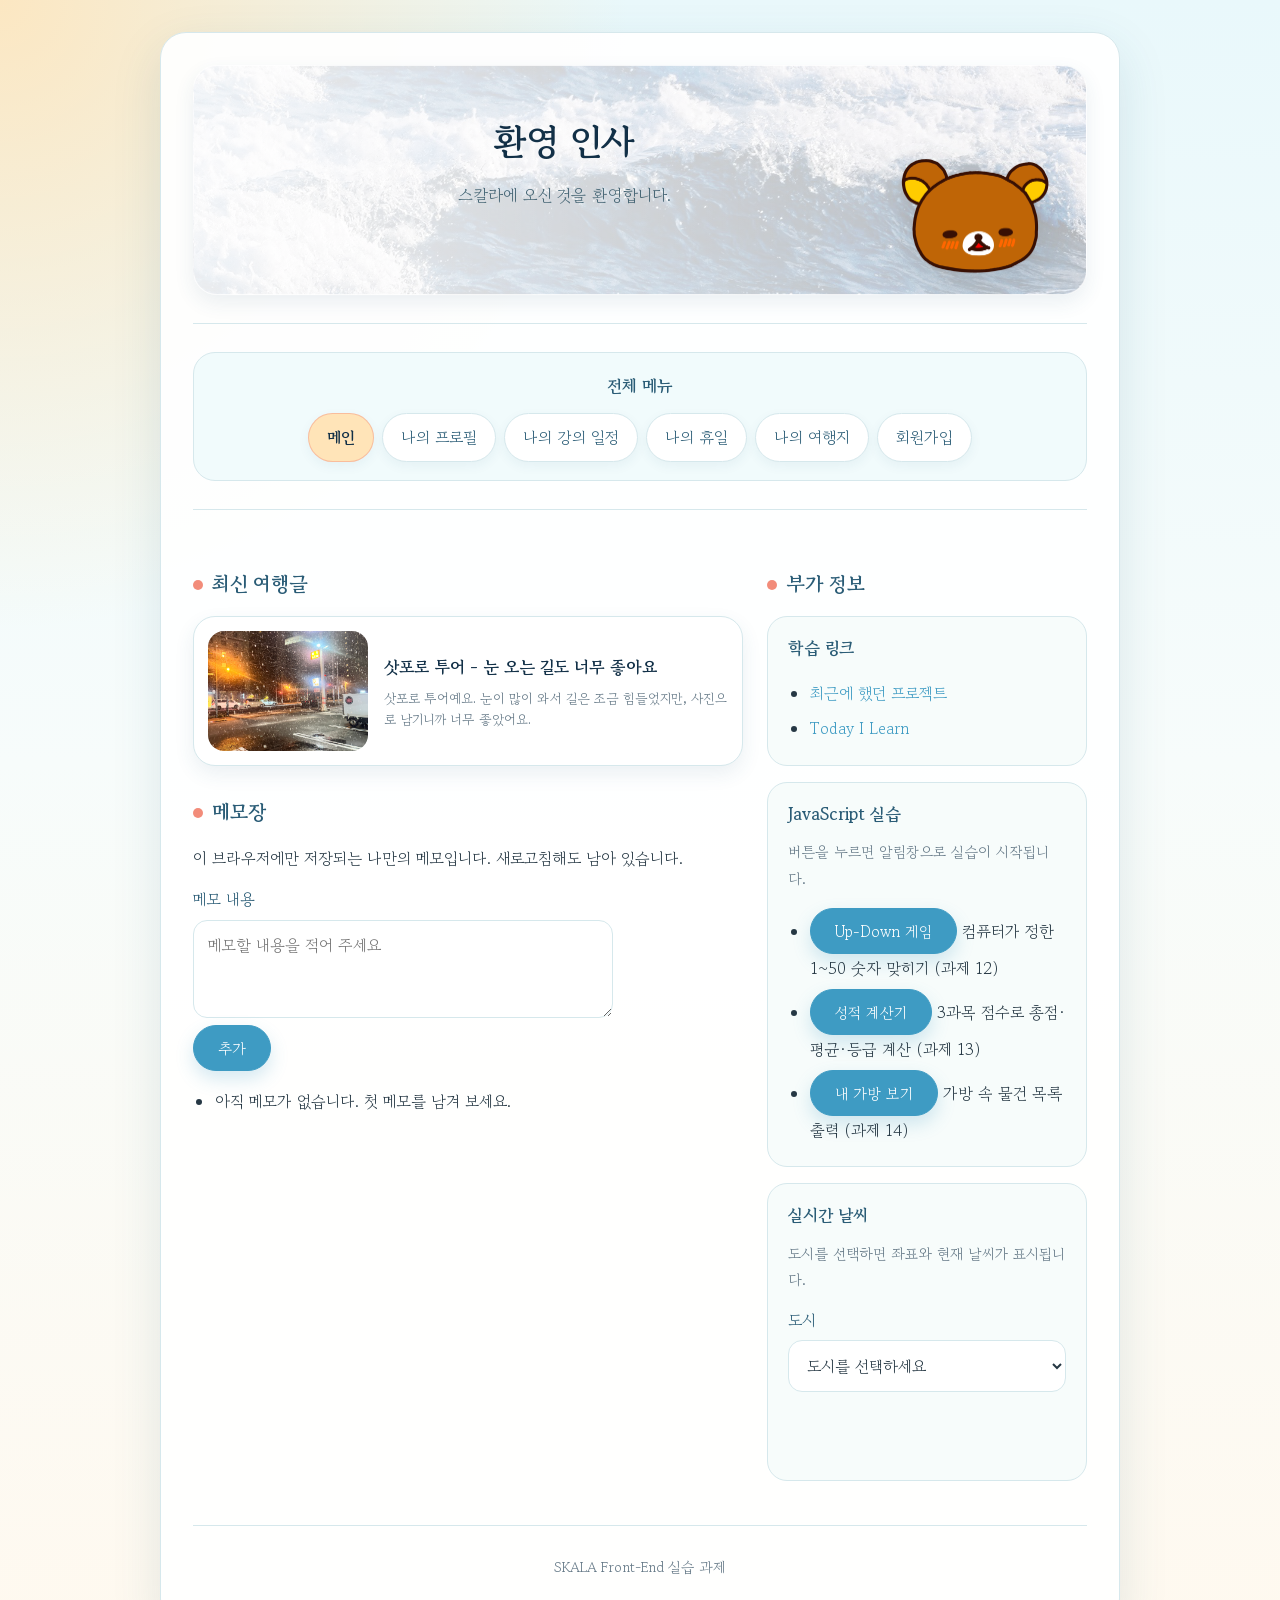
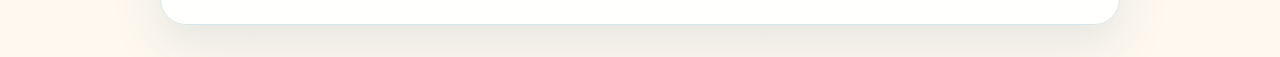
<file: html/index.html>
<!DOCTYPE html>

<html lang="ko">

<head>
  <meta charset="UTF-8" />

  <meta name="viewport" content="width=device-width, initial-scale=1.0" />

  <title>Welcome SKALA</title>

  <!-- link: 외부 CSS 파일을 이 문서에 연결합니다. (과제 9 요구사항) -->
  <link rel="stylesheet" href="../css/style.css" />
</head>

<body>
  <!-- div class="container": 모든 콘텐츠를 감싸는 상자입니다. (과제 10 요구사항) -->
  <!-- CSS에서 max-width와 margin: 0 auto로 화면 가운데에 오도록 했습니다. -->
  <div class="container">

    <header class="home-header">
      <img
        class="header-character"
        src="../assets/images/character.png"
        alt=""
      />
      <h1>환영 인사</h1>

      <p>스칼라에 오신 것을 환영합니다.</p>
    </header>

    <hr />

    <nav id="site-nav">
      <h2>전체 메뉴</h2>

      <ul>
        <li><span aria-current="page">메인</span></li>
        <li><a href="myProfile.html">나의 프로필</a></li>
        <li><a href="myClass.html">나의 강의 일정</a></li>
        <li><a href="myHoliday.html">나의 휴일</a></li>
        <li><a href="myTrip.html">나의 여행지</a></li>
        <li><a href="signUp.html">회원가입</a></li>
      </ul>
    </nav>

    <hr />

    <div class="content-layout">
      <main>

      <section class="latest-trip">
        <h2>최신 여행글</h2>

        <a class="latest-trip-card" href="myTrip.html">
          <img src="../media/KakaoTalk_20260717_093824488.jpg" alt="삿포로 투어 중 눈이 쌓인 풍경" />

          <span>
            <strong>삿포로 투어 - 눈 오는 길도 너무 좋아요</strong>
            <small>삿포로 투어예요. 눈이 많이 와서 길은 조금 힘들었지만, 사진으로 남기니까 너무 좋았어요.</small>
          </span>
        </a>
      </section>

      <!-- section: 메모장 하나로 묶이는 내용 덩어리입니다. -->
      <section>
        <h2>메모장</h2>
        <p>이 브라우저에만 저장되는 나만의 메모입니다. 새로고침해도 남아 있습니다.</p>

        <form id="memo-form">
          <label for="memo-text">메모 내용</label>

          <br />

          <textarea id="memo-text" rows="3" cols="40" placeholder="메모할 내용을 적어 주세요" required maxlength="200"></textarea>

          <br />

          <button type="submit">추가</button>
        </form>

        <ul id="memo-list"></ul>
      </section>

      </main>

      <aside>
        <h2>부가 정보</h2>

        <section>
          <h3>학습 링크</h3>
          <ul>
            <!-- rel="noopener": 새 탭이 원래 페이지를 건드리지 못하게 막는 보안 설정입니다. -->
            <li><a href="https://github.com/so0126/tripflow-ai" target="_blank" rel="noopener">최근에 했던 프로젝트</a></li>
            <li><a href="https://so0126.github.io/til/" target="_blank" rel="noopener">Today I Learn</a></li>
          </ul>
        </section>

        <section>
          <h3>JavaScript 실습</h3>
          <p>버튼을 누르면 알림창으로 실습이 시작됩니다.</p>

          <ul>
            <li>
              <button type="button" onclick="startUpDown()">Up-Down 게임</button>
              컴퓨터가 정한 1~50 숫자 맞히기 (과제 12)
            </li>

            <li>
              <button type="button" onclick="calculateGrade()">성적 계산기</button>
              3과목 점수로 총점·평균·등급 계산 (과제 13)
            </li>

            <li>
              <button type="button" onclick="showMyBag()">내 가방 보기</button>
              가방 속 물건 목록 출력 (과제 14)
            </li>
          </ul>
        </section>

        <section>
          <h3>실시간 날씨</h3>
          <p>도시를 선택하면 좌표와 현재 날씨가 표시됩니다.</p>

          <label for="city-select">도시</label>
          <select id="city-select">
            <option value="">도시를 선택하세요</option>
            <option data-lat="37.5665" data-lon="126.9780">서울</option>
            <option data-lat="37.4563" data-lon="126.7052">인천</option>
            <option data-lat="36.3504" data-lon="127.3845">대전</option>
            <option data-lat="35.8714" data-lon="128.6014">대구</option>
            <option data-lat="35.1595" data-lon="126.8526">광주</option>
            <option data-lat="35.1796" data-lon="129.0756">부산</option>
            <option data-lat="37.7519" data-lon="128.8761">강릉</option>
            <option data-lat="33.4996" data-lon="126.5312">제주</option>
          </select>

          <div id="weather-box"></div>
        </section>
      </aside>
    </div>

    <hr />

    <footer>
      <p>SKALA Front-End 실습 과제</p>
    </footer>

    <script src="../script/nav.js"></script>

    <script src="../script/memo.js"></script>

    <script src="../script/upDown.js"></script>
    <script src="../script/grade.js"></script>
    <script src="../script/bag.js"></script>

    <script type="module" src="../script/realtimeInfo.js"></script>

  </div>

</body>
</html>
</file>
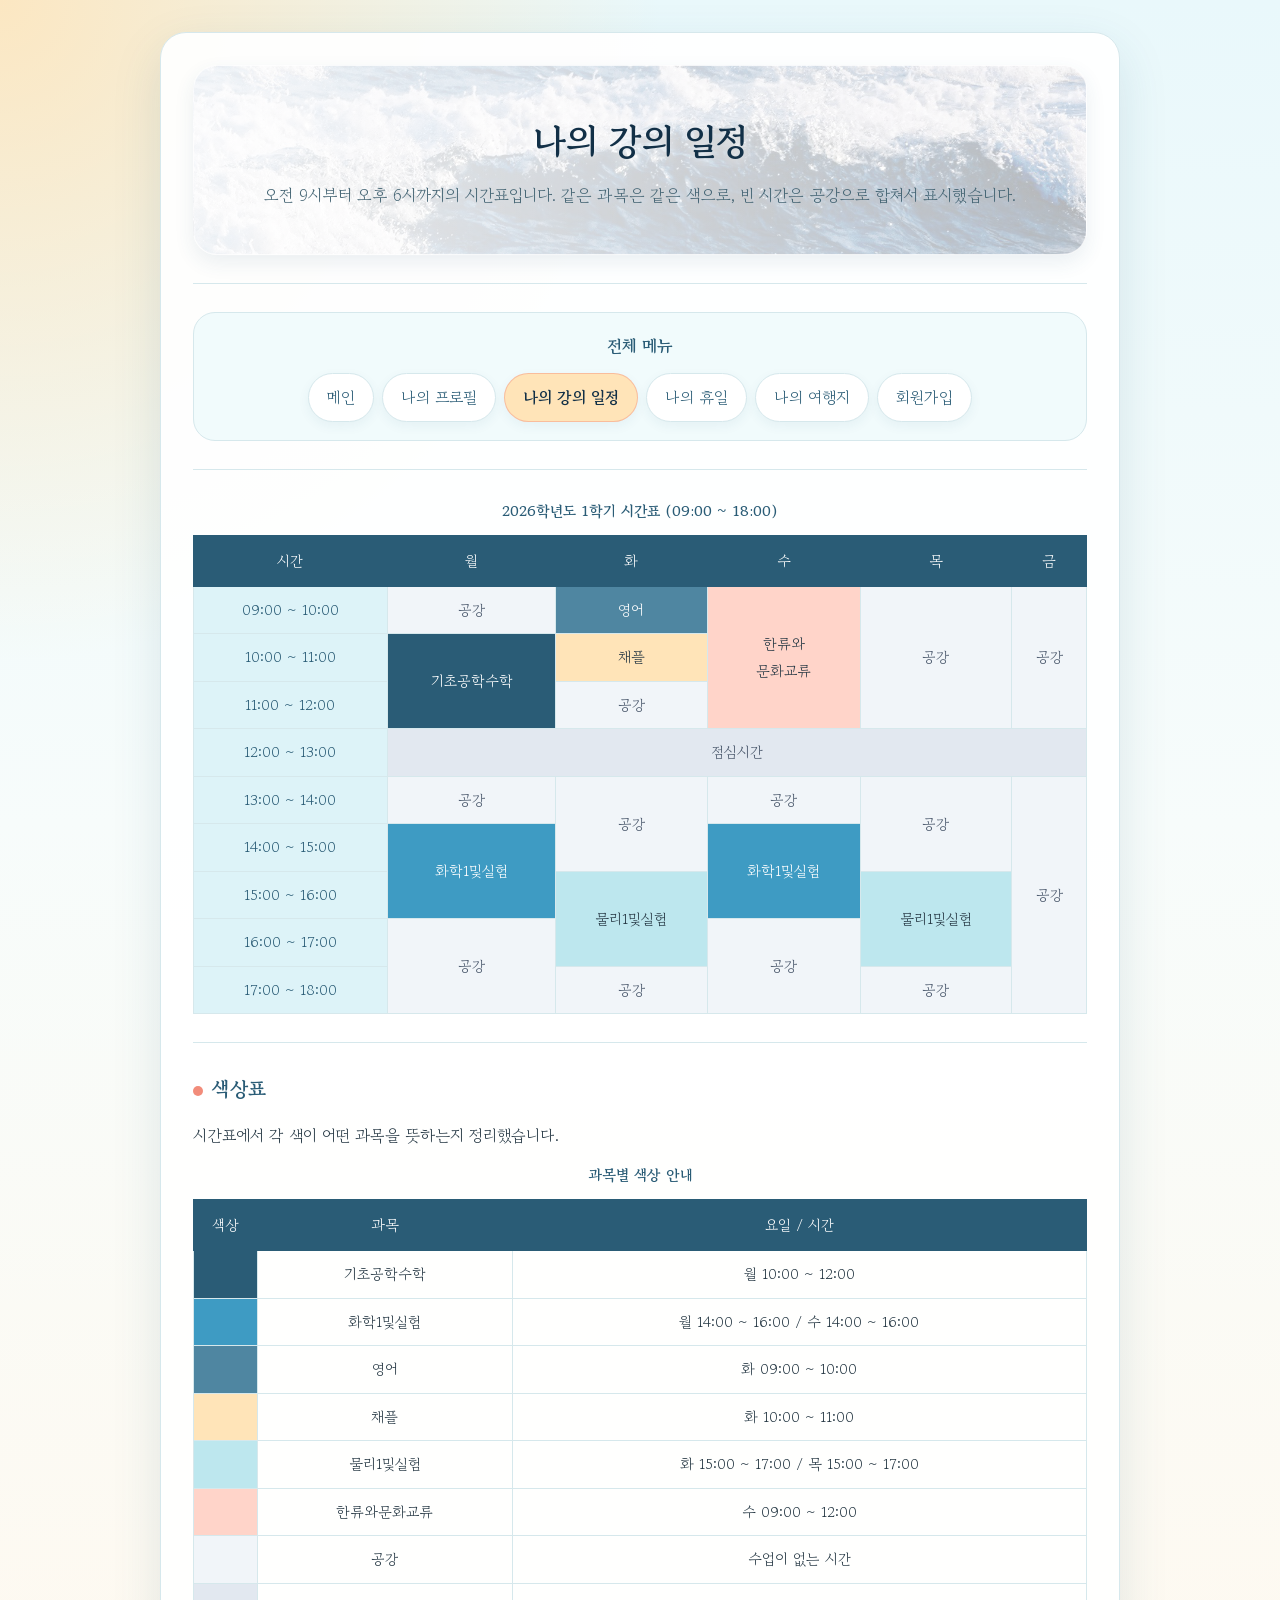
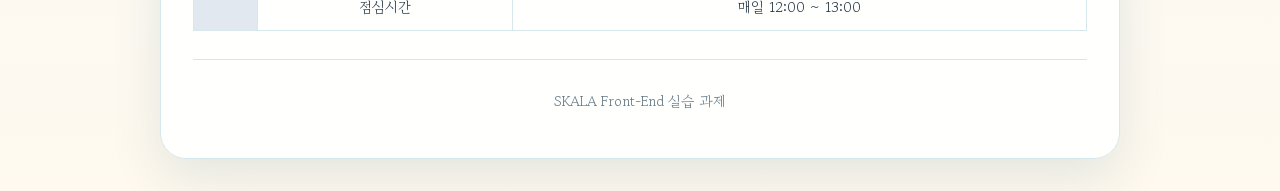
<file: html/myClass.html>
<!DOCTYPE html>
<html lang="ko">

<head>
  <meta charset="UTF-8" />
  <meta name="viewport" content="width=device-width, initial-scale=1.0" />
  <title>나의 강의 일정</title>

  <!-- link: 외부 CSS 파일을 이 문서에 연결합니다. (과제 9 요구사항) -->
  <link rel="stylesheet" href="../css/style.css" />
</head>

<body>

  <!-- div class="container": 모든 콘텐츠를 감싸는 상자입니다. (과제 10 요구사항) -->
  <!-- CSS에서 max-width와 margin: 0 auto로 화면 가운데에 오도록 했습니다. -->
  <div class="container">

    <header>
      <h1>나의 강의 일정</h1>
      <p>오전 9시부터 오후 6시까지의 시간표입니다. 같은 과목은 같은 색으로, 빈 시간은 공강으로 합쳐서 표시했습니다.</p>
    </header>

    <hr />

    <div id="site-nav"></div>

    <hr />

    <main>



      <table>

        <caption>2026학년도 1학기 시간표 (09:00 ~ 18:00)</caption>


        <thead>
          <tr>
            <th>시간</th>
            <th>월</th>
            <th>화</th>
            <th>수</th>
            <th>목</th>
            <th>금</th>
          </tr>
        </thead>

        <tbody>

          <!-- ── 09:00 ~ 10:00 ─────────────────────────────────────────── -->
          <!-- rowspan="3": 세로로 칸 3개를 합칩니다. 수요일 한류와문화교류는 9~12시 3시간 수업입니다. -->
          <tr>
            <th>09:00 ~ 10:00</th>
            <td class="empty">공강</td>
            <td class="subject-eng">영어</td>
            <td class="subject-culture" rowspan="3">한류와<br />문화교류</td>
            <td class="empty" rowspan="3">공강</td>
            <td class="empty" rowspan="3">공강</td>
          </tr>

          <!-- ── 10:00 ~ 11:00 ─────────────────────────────────────────── -->
          <!-- 수/목/금 칸은 위 행에서 rowspan="3"으로 이미 내려와 있어 여기서는 적지 않습니다. -->
          <tr>
            <th>10:00 ~ 11:00</th>
            <!-- rowspan="2": 월요일 기초공학수학은 10~12시 2시간 수업이라 세로 2칸을 합칩니다. -->
            <td class="subject-math" rowspan="2">기초공학수학</td>
            <td class="subject-chapel">채플</td>
          </tr>

          <!-- ── 11:00 ~ 12:00 ─────────────────────────────────────────── -->
          <!-- 월요일 칸은 위에서 rowspan="2"로 내려온 상태라 적지 않습니다. -->
          <tr>
            <th>11:00 ~ 12:00</th>
            <td class="empty">공강</td>
          </tr>

          <!-- ── 12:00 ~ 13:00 (점심시간) ──────────────────────────────── -->
          <!-- colspan="5": 가로로 칸 5개를 합칩니다. 점심시간은 모든 요일이 같으므로 한 칸으로 표현합니다. (과제 3 요구사항) -->
          <tr>
            <th>12:00 ~ 13:00</th>
            <td class="lunch" colspan="5">점심시간</td>
          </tr>

          <!-- ── 13:00 ~ 14:00 ─────────────────────────────────────────── -->
          <!-- 점심시간 행이 가로로 다 막고 있어서, 오전의 rowspan은 여기까지 이어질 수 없습니다. -->
          <!-- 그래서 오후 일정은 이 행에서 새로 시작합니다. -->
          <tr>
            <th>13:00 ~ 14:00</th>
            <td class="empty">공강</td>
            <!-- rowspan="2": 화요일은 13~15시가 비어 있어 공강 2칸을 하나로 합칩니다. -->
            <td class="empty" rowspan="2">공강</td>
            <td class="empty">공강</td>
            <td class="empty" rowspan="2">공강</td>
            <!-- rowspan="5": 금요일은 오후 내내(13~18시) 수업이 없어 5칸을 통째로 합칩니다. -->
            <td class="empty" rowspan="5">공강</td>
          </tr>

          <!-- ── 14:00 ~ 15:00 ─────────────────────────────────────────── -->
          <!-- 화학1및실험은 월요일과 수요일에 모두 있으므로 같은 class(subject-chem)를 씁니다. -->
          <tr>
            <th>14:00 ~ 15:00</th>
            <td class="subject-chem" rowspan="2">화학1및실험</td>
            <td class="subject-chem" rowspan="2">화학1및실험</td>
          </tr>

          <!-- ── 15:00 ~ 16:00 ─────────────────────────────────────────── -->
          <!-- 물리1및실험도 화요일과 목요일에 모두 있으므로 같은 class(subject-phys)를 씁니다. -->
          <tr>
            <th>15:00 ~ 16:00</th>
            <td class="subject-phys" rowspan="2">물리1및실험</td>
            <td class="subject-phys" rowspan="2">물리1및실험</td>
          </tr>

          <!-- ── 16:00 ~ 17:00 ─────────────────────────────────────────── -->
          <tr>
            <th>16:00 ~ 17:00</th>
            <td class="empty" rowspan="2">공강</td>
            <td class="empty" rowspan="2">공강</td>
          </tr>

          <!-- ── 17:00 ~ 18:00 ─────────────────────────────────────────── -->
          <tr>
            <th>17:00 ~ 18:00</th>
            <td class="empty">공강</td>
            <td class="empty">공강</td>
          </tr>

        </tbody>
      </table>

      <hr />

      <!-- section: 시간표를 보조하는 색상 안내 영역입니다. -->
      <section>
        <h2>색상표</h2>
        <p>시간표에서 각 색이 어떤 과목을 뜻하는지 정리했습니다.</p>

        <table>
          <caption>과목별 색상 안내</caption>

          <thead>
            <tr>
              <th>색상</th>
              <th>과목</th>
              <th>요일 / 시간</th>
            </tr>
          </thead>

          <tbody>
            <tr>
              <!-- class를 두 개 띄어쓰기로 적으면 둘 다 적용됩니다. -->
              <!-- swatch는 칸 너비를, subject-math는 색을 담당합니다. -->
              <td class="swatch subject-math">&nbsp;</td>
              <td>기초공학수학</td>
              <td>월 10:00 ~ 12:00</td>
            </tr>
            <tr>
              <td class="swatch subject-chem">&nbsp;</td>
              <td>화학1및실험</td>
              <td>월 14:00 ~ 16:00 / 수 14:00 ~ 16:00</td>
            </tr>
            <tr>
              <td class="swatch subject-eng">&nbsp;</td>
              <td>영어</td>
              <td>화 09:00 ~ 10:00</td>
            </tr>
            <tr>
              <td class="swatch subject-chapel">&nbsp;</td>
              <td>채플</td>
              <td>화 10:00 ~ 11:00</td>
            </tr>
            <tr>
              <td class="swatch subject-phys">&nbsp;</td>
              <td>물리1및실험</td>
              <td>화 15:00 ~ 17:00 / 목 15:00 ~ 17:00</td>
            </tr>
            <tr>
              <td class="swatch subject-culture">&nbsp;</td>
              <td>한류와문화교류</td>
              <td>수 09:00 ~ 12:00</td>
            </tr>
            <tr>
              <td class="swatch empty">&nbsp;</td>
              <td>공강</td>
              <td>수업이 없는 시간</td>
            </tr>
            <tr>
              <td class="swatch lunch">&nbsp;</td>
              <td>점심시간</td>
              <td>매일 12:00 ~ 13:00</td>
            </tr>
          </tbody>
        </table>
      </section>

    </main>

    <hr />

    <footer>
      <p>SKALA Front-End 실습 과제</p>
    </footer>

  </div>

  <script src="../script/nav.js"></script>

</body>
</html>
</file>
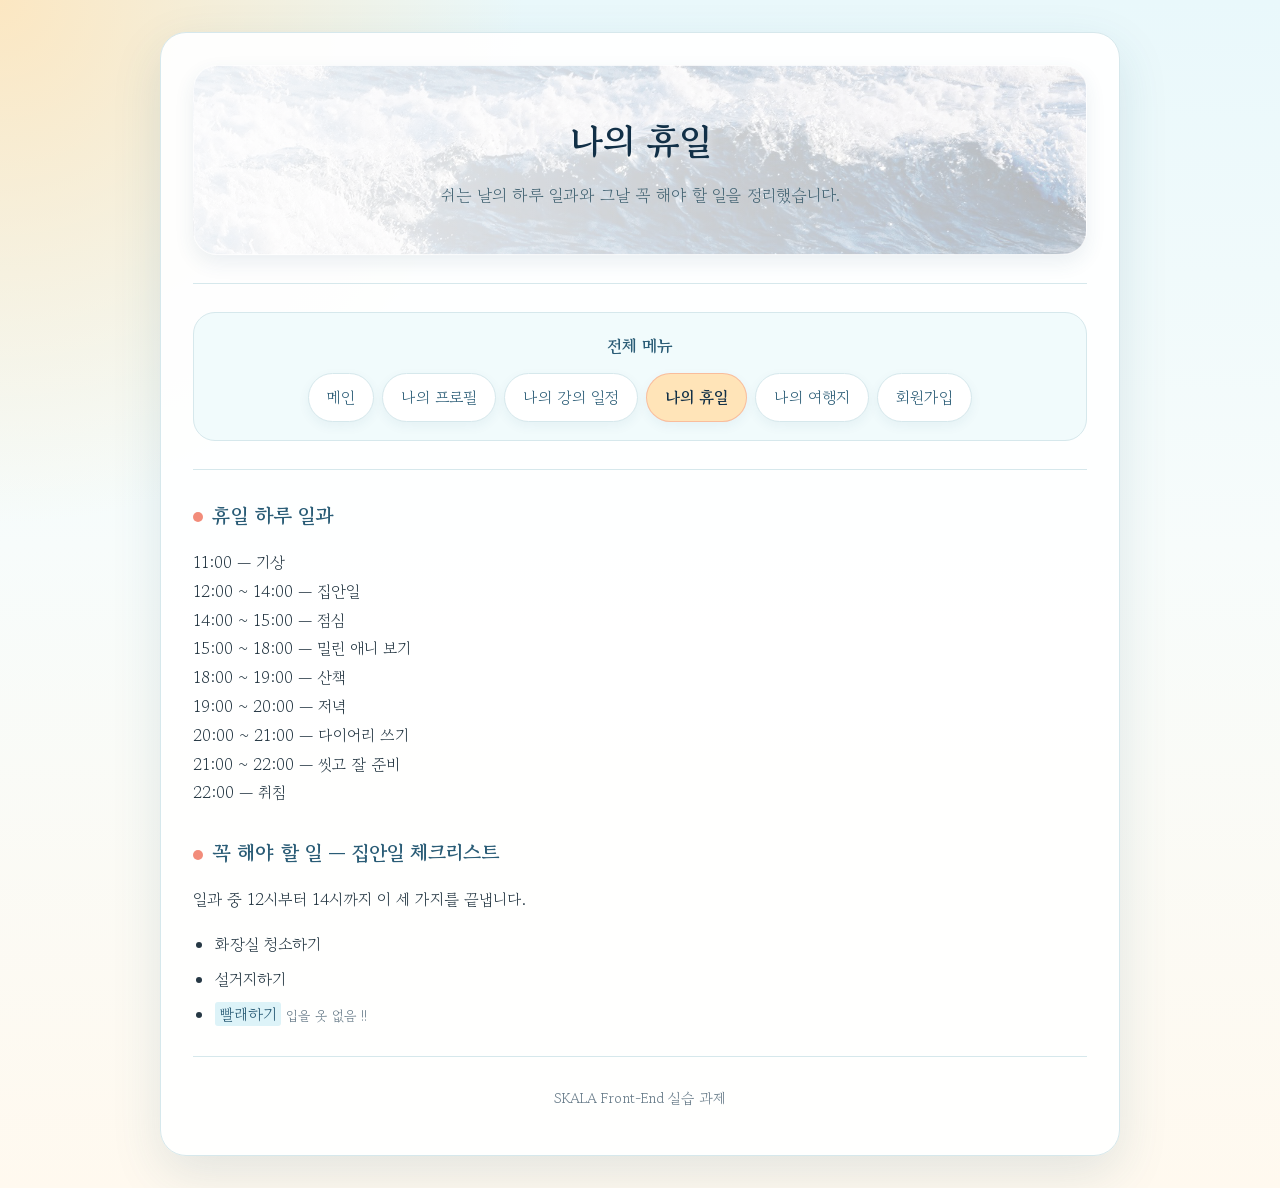
<file: html/myHoliday.html>
<!DOCTYPE html>
<html lang="ko">

<head>
  <meta charset="UTF-8" />
  <meta name="viewport" content="width=device-width, initial-scale=1.0" />
  <title>나의 휴일</title>

  <!-- link: 외부 CSS 파일을 이 문서에 연결합니다. (과제 9 요구사항) -->
  <link rel="stylesheet" href="../css/style.css" />
</head>

<body>
  <!-- div class="container": 모든 콘텐츠를 감싸는 상자입니다. (과제 10 요구사항) -->
  <!-- CSS에서 max-width와 margin: 0 auto로 화면 가운데에 오도록 했습니다. -->
  <div class="container">

    <header>
      <h1>나의 휴일</h1>
      <p>쉬는 날의 하루 일과와 그날 꼭 해야 할 일을 정리했습니다.</p>
    </header>

    <hr />

    <div id="site-nav"></div>

    <hr />

    <main>

      <section>
        <h2>휴일 하루 일과</h2>

        <p>
          11:00 &mdash; 기상<br />
          12:00 ~ 14:00 &mdash; 집안일<br />
          14:00 ~ 15:00 &mdash; 점심<br />
          15:00 ~ 18:00 &mdash; 밀린 애니 보기<br />
          18:00 ~ 19:00 &mdash; 산책<br />
          19:00 ~ 20:00 &mdash; 저녁<br />
          20:00 ~ 21:00 &mdash; 다이어리 쓰기<br />
          21:00 ~ 22:00 &mdash; 씻고 잘 준비<br />
          22:00 &mdash; 취침
        </p>
      </section>

      <section>
        <h2>꼭 해야 할 일 &mdash; 집안일 체크리스트</h2>

        <p>일과 중 12시부터 14시까지 이 세 가지를 끝냅니다.</p>

        <ul>
          <li>화장실 청소하기</li>
          <li>설거지하기</li>

          <li><mark>빨래하기</mark> <small>입을 옷 없음 !!</small></li>
        </ul>
      </section>

    </main>

    <hr />

    <footer>
      <p>SKALA Front-End 실습 과제</p>
    </footer>

  </div>

  <script src="../script/nav.js"></script>

</body>
</html>
</file>
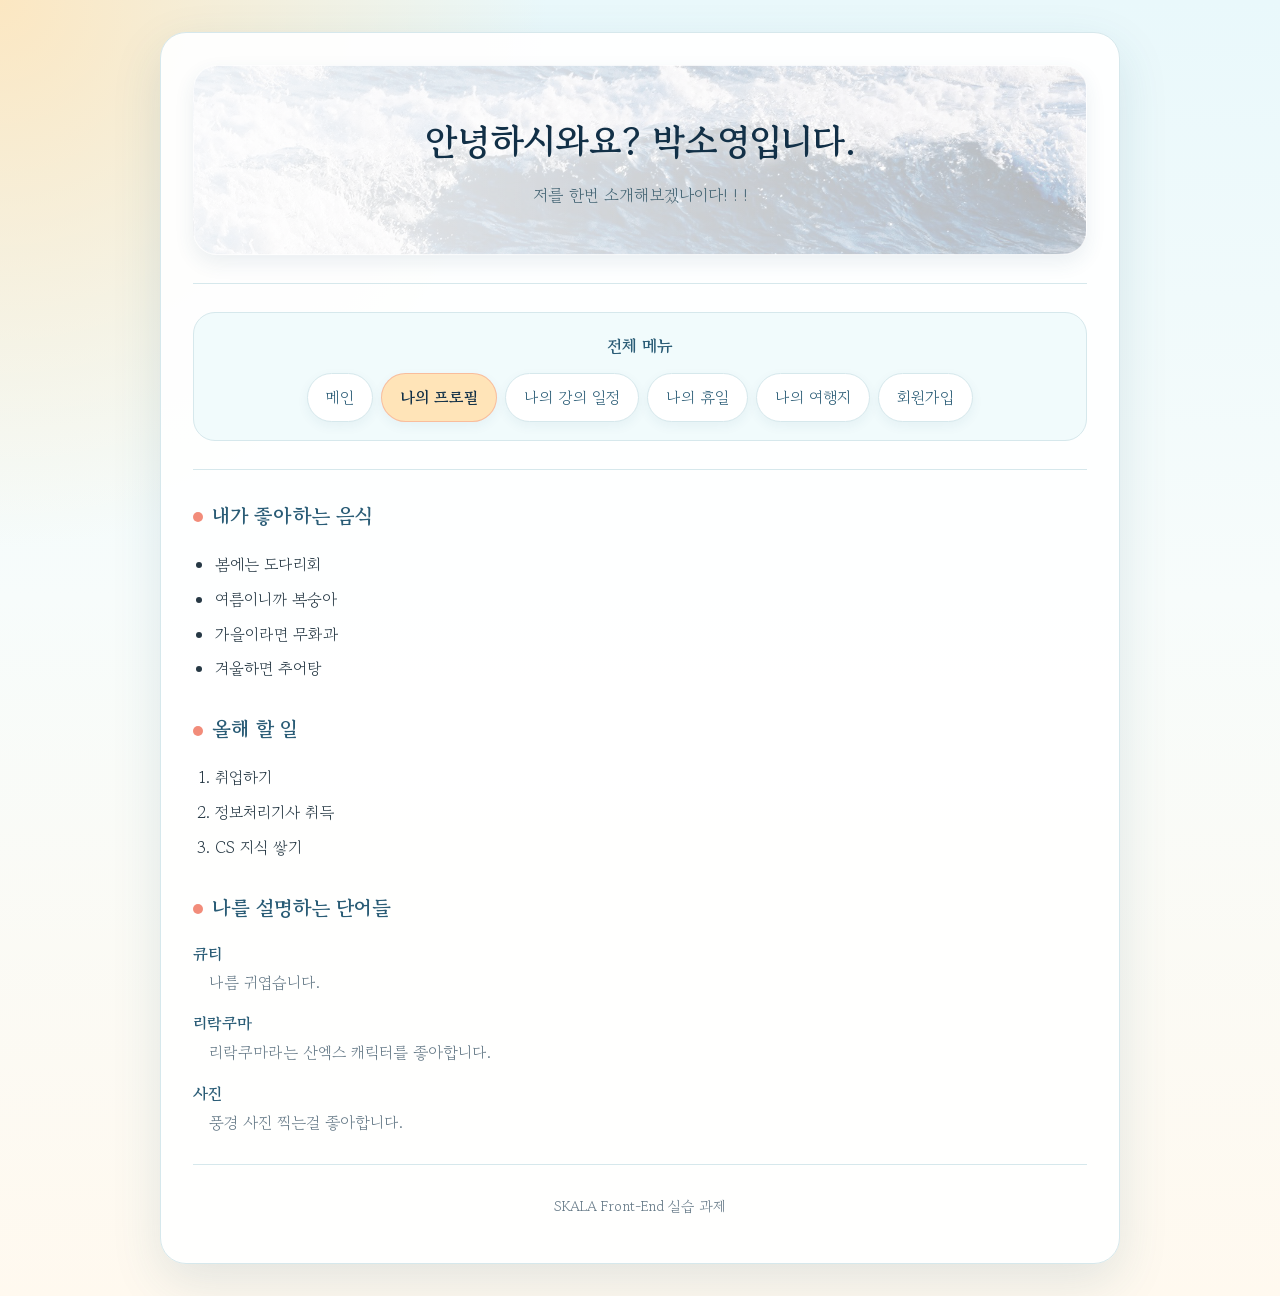
<file: html/myProfile.html>
<!DOCTYPE html>
<html lang="ko">

<head>
  <meta charset="UTF-8" />
  <meta name="viewport" content="width=device-width, initial-scale=1.0" />
  <title>나의 소개</title>

  <!-- link: 외부 CSS 파일을 이 문서에 연결합니다. (과제 9 요구사항) -->
  <link rel="stylesheet" href="../css/style.css" />
</head>

<body>
  <!-- div class="container": 모든 콘텐츠를 감싸는 상자입니다. (과제 10 요구사항) -->
  <!-- CSS에서 max-width와 margin: 0 auto로 화면 가운데에 오도록 했습니다. -->
  <div class="container">

    <header>
      <h1>안녕하시와요? 박소영입니다.</h1>
      <p>저를 한번 소개해보겠나이다! ! !</p>
    </header>

    <hr />

    <div id="site-nav"></div>

    <hr />

    <main>

      <section>
        <h2>내가 좋아하는 음식</h2>

        <ul>
          <li>봄에는 도다리회</li>
          <li>여름이니까 복숭아</li>
          <li>가을이라면 무화과</li>
          <li>겨울하면 추어탕</li>
        </ul>
      </section>

      <section>
        <h2>올해 할 일</h2>

        <ol>
          <li>취업하기</li>
          <li>정보처리기사 취득</li>
          <li>CS 지식 쌓기</li>
        </ol>
      </section>

      <section>
        <h2>나를 설명하는 단어들</h2>

        <dl>
          <dt>큐티</dt>
          <dd>나름 귀엽습니다.</dd>

          <dt>리락쿠마</dt>
          <dd>리락쿠마라는 산엑스 캐릭터를 좋아합니다.</dd>

          <dt>사진</dt>
          <dd>풍경 사진 찍는걸 좋아합니다.</dd>

        </dl>
      </section>

    </main>

    <hr />

    <footer>
      <p>SKALA Front-End 실습 과제</p>
    </footer>

  </div>

  <script src="../script/nav.js"></script>

</body>
</html>
</file>
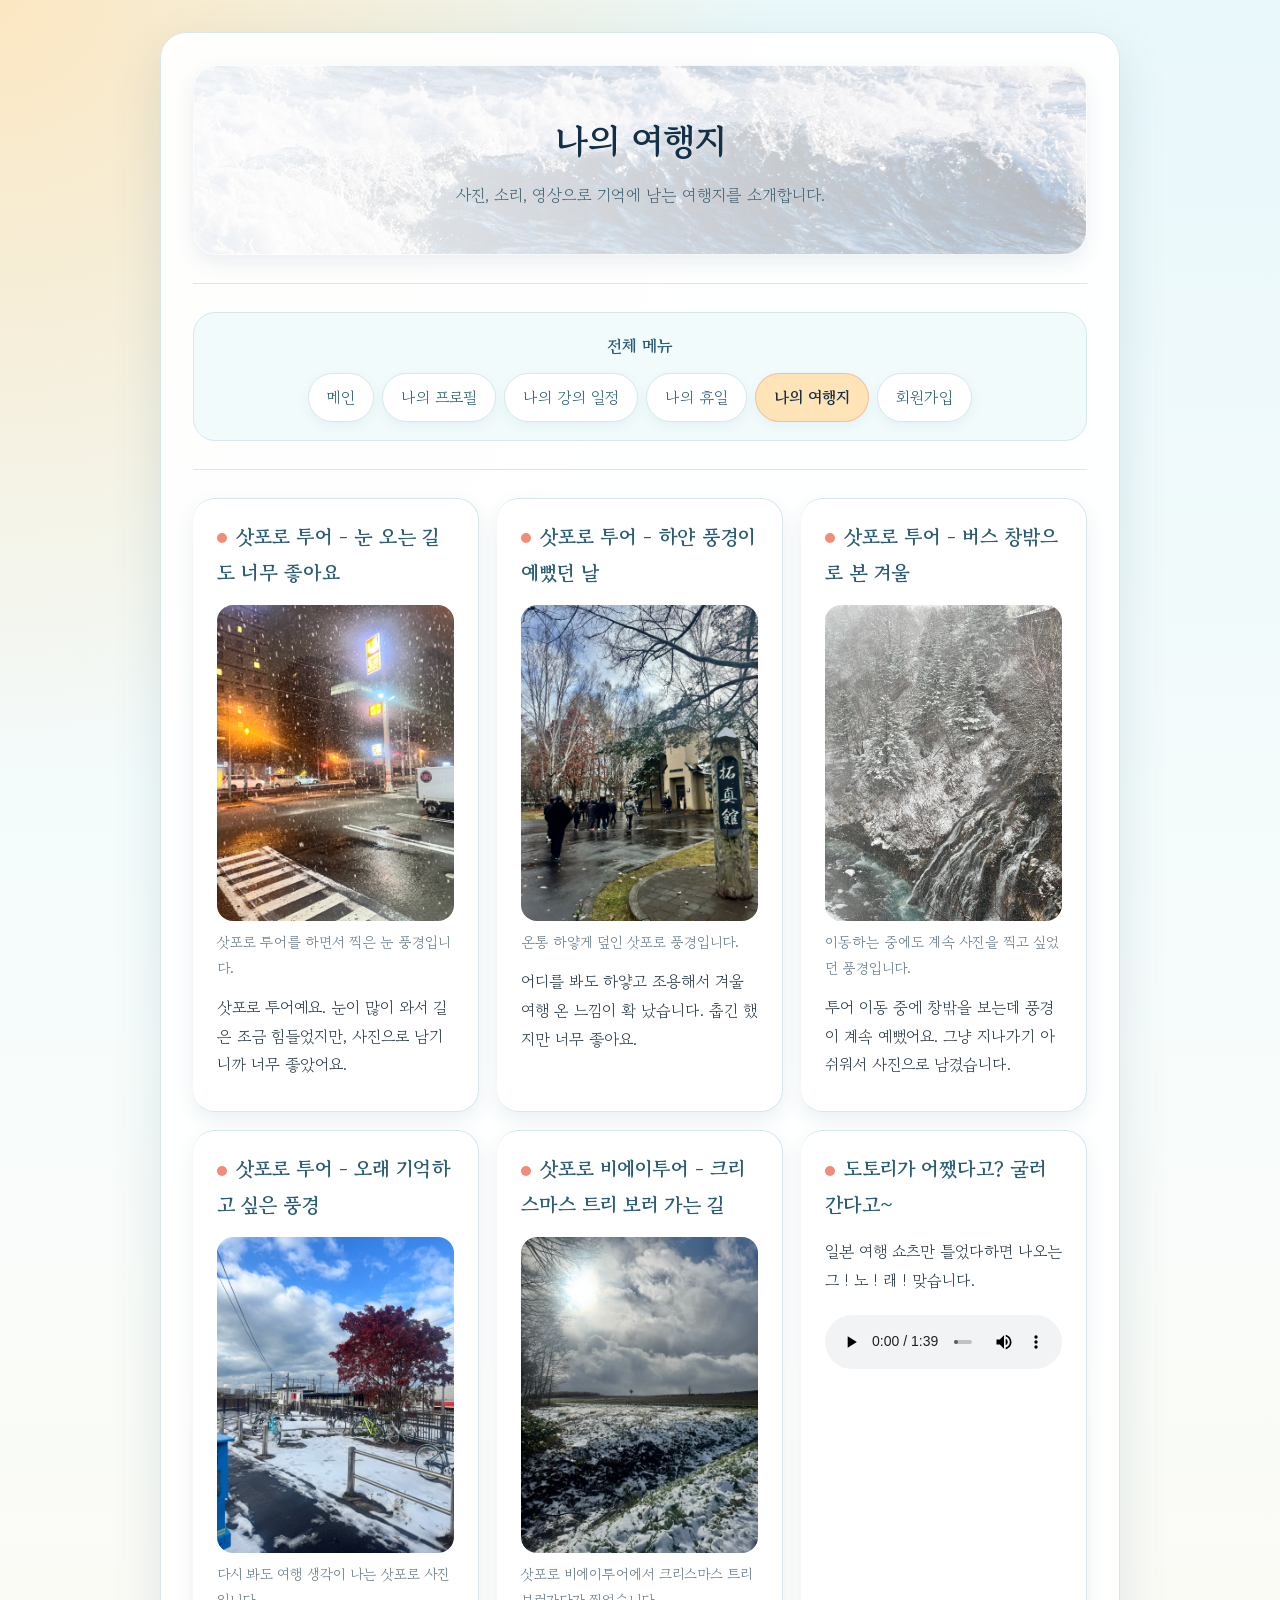
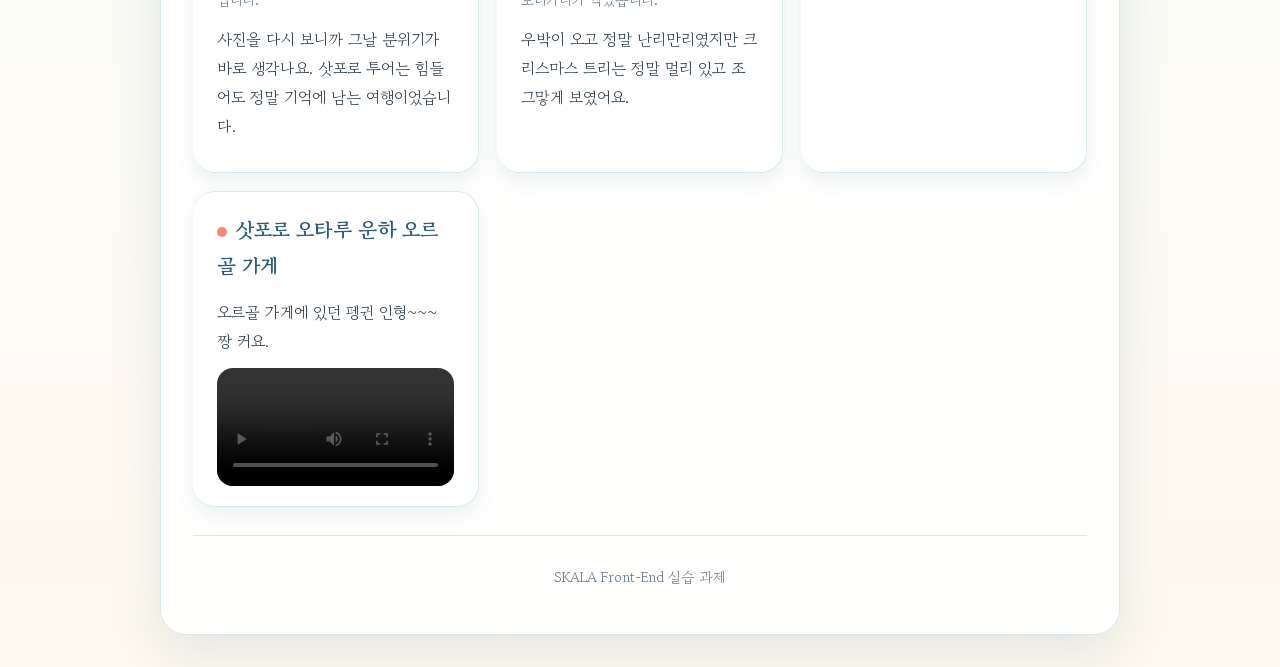
<file: html/myTrip.html>
<!DOCTYPE html>
<html lang="ko">

<head>
  <meta charset="UTF-8" />
  <meta name="viewport" content="width=device-width, initial-scale=1.0" />
  <title>나의 여행지</title>

  <!-- link: 외부 CSS 파일을 이 문서에 연결합니다. (과제 9 요구사항) -->
  <link rel="stylesheet" href="../css/style.css" />
</head>

<body>
  <!-- div class="container": 모든 콘텐츠를 감싸는 상자입니다. (과제 10 요구사항) -->
  <!-- CSS에서 max-width와 margin: 0 auto로 화면 가운데에 오도록 했습니다. -->
  <div class="container">

    <header>
      <h1>나의 여행지</h1>
      <p>사진, 소리, 영상으로 기억에 남는 여행지를 소개합니다.</p>
    </header>

    <hr />

    <div id="site-nav"></div>

    <hr />

    <main class="trip-grid">

      <section class="trip-card">
        <h2>삿포로 투어 - 눈 오는 길도 너무 좋아요</h2>

        <figure>
          <img src="../media/KakaoTalk_20260717_093824488.jpg" alt="삿포로 투어 중 눈이 쌓인 풍경" width="480" />

          <figcaption>삿포로 투어를 하면서 찍은 눈 풍경입니다.</figcaption>
        </figure>

        <p>
          삿포로 투어예요. 눈이 많이 와서 길은 조금 힘들었지만, 사진으로 남기니까 너무 좋았어요.
        </p>
      </section>

      <section class="trip-card">
        <h2>삿포로 투어 - 하얀 풍경이 예뻤던 날</h2>

        <figure>
          <img src="../media/KakaoTalk_20260717_093824488_02.jpg" alt="삿포로 투어의 하얀 겨울 풍경" width="480" />

          <figcaption>온통 하얗게 덮인 삿포로 풍경입니다.</figcaption>
        </figure>

        <p>
          어디를 봐도 하얗고 조용해서 겨울 여행 온 느낌이 확 났습니다. 춥긴 했지만 너무 좋아요.
        </p>
      </section>

      <section class="trip-card">
        <h2>삿포로 투어 - 버스 창밖으로 본 겨울</h2>

        <figure>
          <img src="../media/KakaoTalk_20260717_093824488_03.jpg" alt="삿포로 투어 중 이동하며 본 겨울 풍경" width="480" />

          <figcaption>이동하는 중에도 계속 사진을 찍고 싶었던 풍경입니다.</figcaption>
        </figure>

        <p>
          투어 이동 중에 창밖을 보는데 풍경이 계속 예뻤어요. 그냥 지나가기 아쉬워서 사진으로 남겼습니다.
        </p>
      </section>

      <section class="trip-card">
        <h2>삿포로 투어 - 오래 기억하고 싶은 풍경</h2>

        <figure>
          <img src="../media/KakaoTalk_20260717_093824488_04.jpg" alt="삿포로 투어에서 본 겨울 여행 풍경" width="480" />

          <figcaption>다시 봐도 여행 생각이 나는 삿포로 사진입니다.</figcaption>
        </figure>

        <p>
          사진을 다시 보니까 그날 분위기가 바로 생각나요. 삿포로 투어는 힘들어도 정말 기억에 남는 여행이었습니다.
        </p>
      </section>

      <section class="trip-card">
        <h2>삿포로 비에이투어 - 크리스마스 트리 보러 가는 길</h2>

        <figure>
          <img src="../media/KakaoTalk_20260717_093824488_01.jpg" alt="삿포로의 눈내린 자연" width="480" />

          <figcaption>삿포로 비에이투어에서 크리스마스 트리보러가다가 찍었습니다.</figcaption>
        </figure>

        <p>
          우박이 오고 정말 난리만리였지만 크리스마스 트리는 정말 멀리 있고 조그맣게 보였어요.
        </p>
      </section>

      <hr />

      <section class="trip-card">
        <h2>도토리가 어쨌다고? 굴러간다고~</h2>

        <p>일본 여행 쇼츠만 틀었다하면 나오는 그 ! 노 ! 래 ! 맞습니다.</p>

        <audio controls>
          <source src="../media/1280. 데굴데굴 토리.mp3" type="audio/mpeg" />

          이 브라우저는 오디오 재생을 지원하지 않습니다.
        </audio>
      </section>

      <hr />

      <section class="trip-card">
        <h2>삿포로 오타루 운하 오르골 가게</h2>

        <p>오르골 가게에 있던 펭귄 인형~~~ 짱 커요.</p>

        <video controls width="480">
          <source src="../media/KakaoTalk_20260717_093828377.mp4" type="video/mp4" />
          이 브라우저는 비디오 재생을 지원하지 않습니다.
        </video>
      </section>

    </main>

    <hr />

    <footer>
      <p>SKALA Front-End 실습 과제</p>
    </footer>

  </div>

  <script src="../script/nav.js"></script>

</body>
</html>
</file>
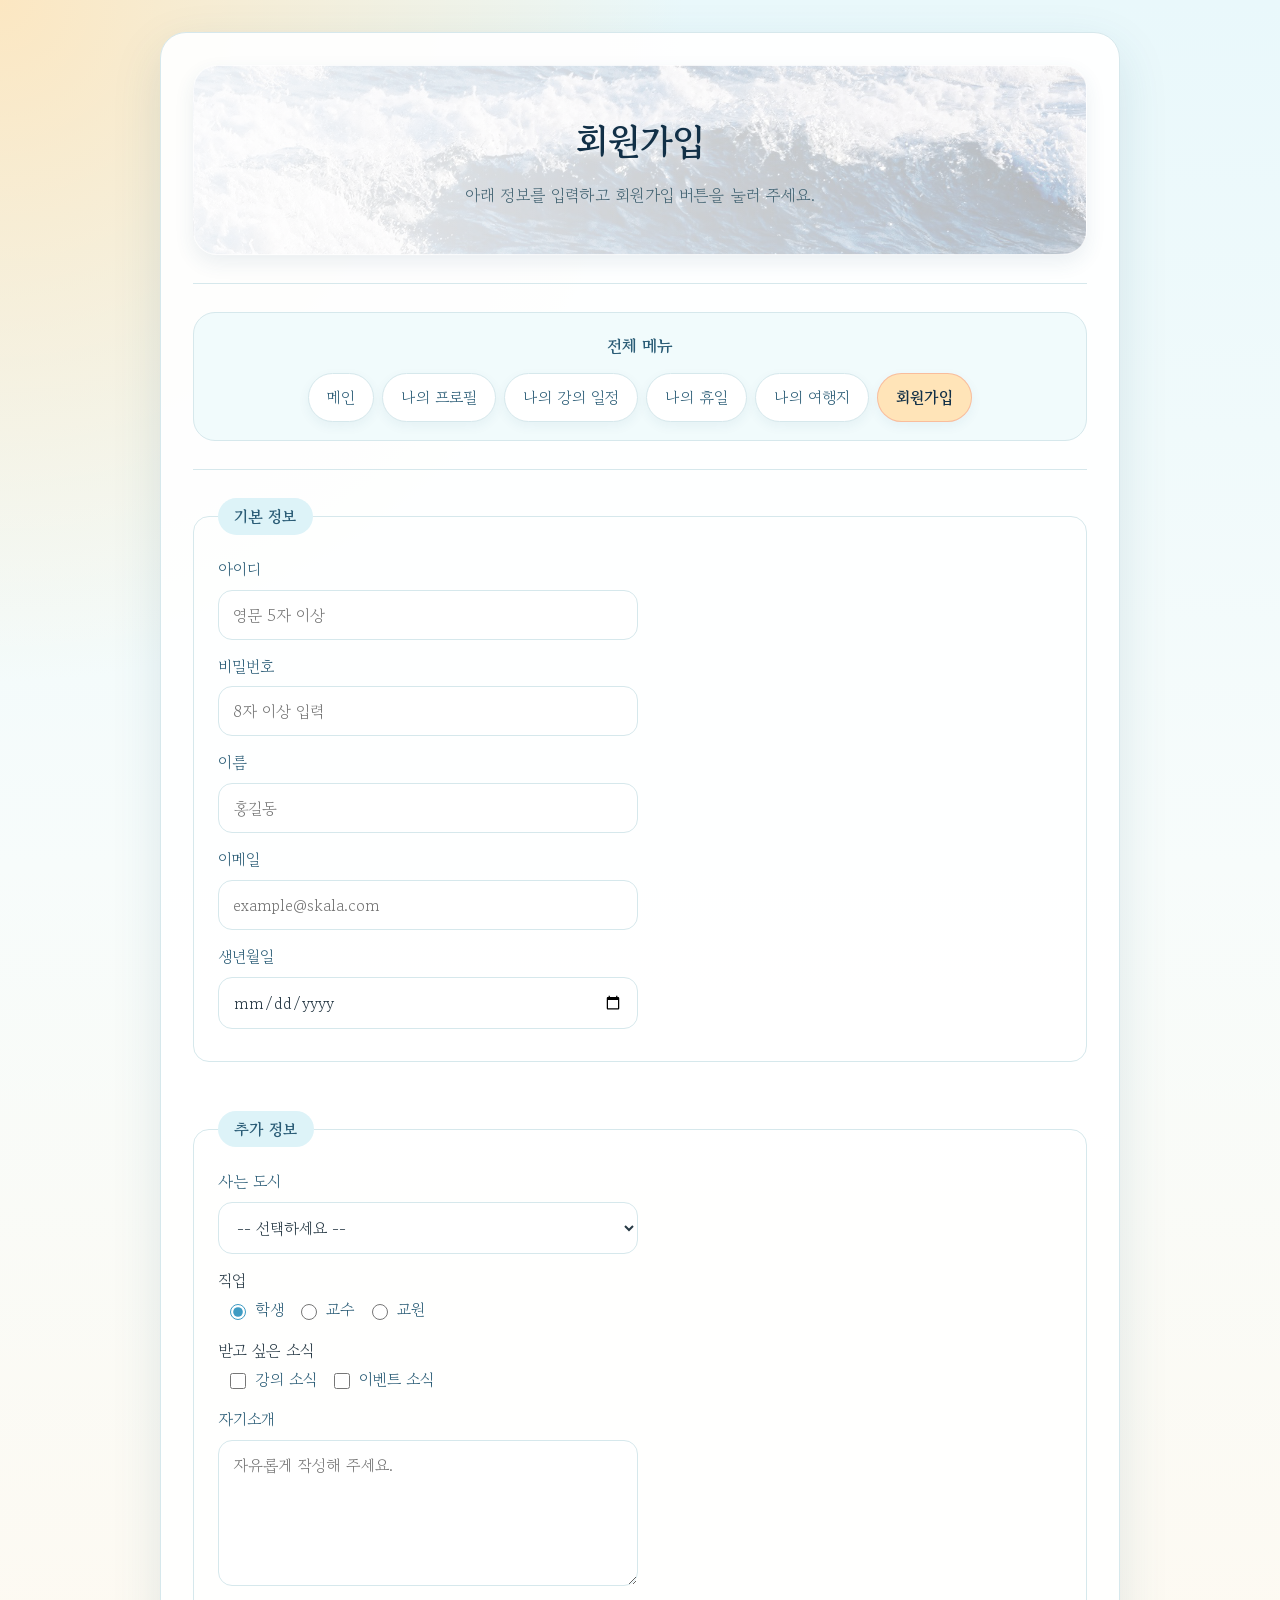
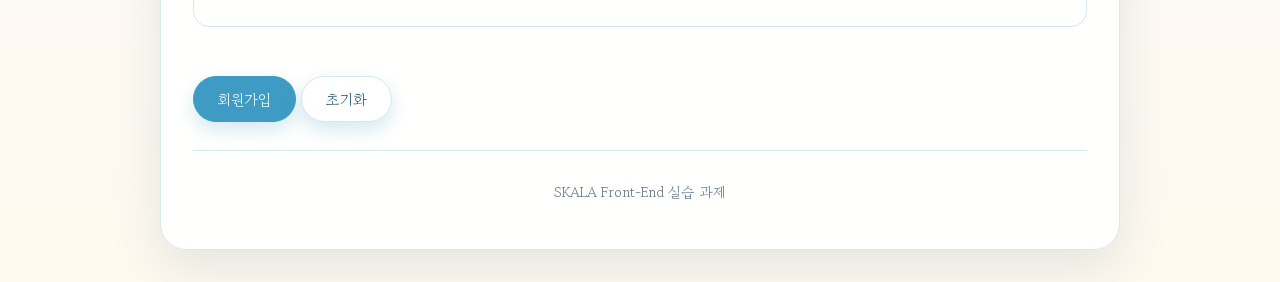
<file: html/signUp.html>
<!DOCTYPE html>
<html lang="ko">

<head>
  <meta charset="UTF-8" />
  <meta name="viewport" content="width=device-width, initial-scale=1.0" />
  <title>회원가입</title>

  <!-- link: 외부 CSS 파일을 이 문서에 연결합니다. (과제 9 요구사항) -->
  <link rel="stylesheet" href="../css/style.css" />
</head>

<body>
  <!-- div class="container": 모든 콘텐츠를 감싸는 상자입니다. (과제 10 요구사항) -->
  <!-- CSS에서 max-width와 margin: 0 auto로 화면 가운데에 오도록 했습니다. -->
  <div class="container">

    <header>
      <h1>회원가입</h1>
      <p>아래 정보를 입력하고 회원가입 버튼을 눌러 주세요.</p>
    </header>

    <hr />

    <div id="site-nav"></div>

    <hr />

    <main>

      <form action="signUpResult.html" method="get">

        <fieldset>
          <legend>기본 정보</legend>

          <p>
            <label for="userId">아이디</label><br />

            <input type="text" id="userId" name="userId" placeholder="영문 5자 이상" required />
          </p>

          <p>
            <label for="userPw">비밀번호</label><br />
            <!-- type="password": 입력한 글자가 점으로 가려집니다. -->
            <!-- minlength: 최소 글자 수를 지정합니다. -->
            <input type="password" id="userPw" name="userPw" placeholder="8자 이상 입력" minlength="8" required />
          </p>

          <p>
            <label for="userName">이름</label><br />
            <input type="text" id="userName" name="userName" placeholder="홍길동" required />
          </p>

          <p>
            <label for="userEmail">이메일</label><br />
            <!-- type="email": @가 없으면 브라우저가 알아서 오류를 알려줍니다. -->
            <input type="email" id="userEmail" name="userEmail" placeholder="example@skala.com" required />
          </p>

          <p>
            <label for="userBirth">생년월일</label><br />
            <!-- type="date": 브라우저가 달력 형태로 보여줍니다. -->
            <input type="date" id="userBirth" name="userBirth" />
          </p>
        </fieldset>

        <br />

        <fieldset>
          <legend>추가 정보</legend>

          <p>
            <label for="city">사는 도시</label><br />

            <select id="city" name="city">
              <option value="">-- 선택하세요 --</option>
              <option value="seoul">서울</option>
              <option value="busan">부산</option>
              <option value="daegu">대구</option>
              <option value="jeju">제주</option>
            </select>
          </p>

          <p>
            직업<br />

            <input type="radio" id="fieldFront" name="field" value="frontend" checked />
            <label for="fieldFront">학생</label>

            <input type="radio" id="fieldBack" name="field" value="backend" />
            <label for="fieldBack">교수</label>

            <input type="radio" id="fieldData" name="field" value="data" />
            <label for="fieldData">교원</label>
          </p>

          <p>
            받고 싶은 소식<br />

            <input type="checkbox" id="newsClass" name="news" value="class" />
            <label for="newsClass">강의 소식</label>

            <input type="checkbox" id="newsEvent" name="news" value="event" />
            <label for="newsEvent">이벤트 소식</label>
          </p>

          <p>
            <label for="intro">자기소개</label><br />

            <textarea id="intro" name="intro" rows="5" cols="40" placeholder="자유롭게 작성해 주세요."></textarea>
          </p>
        </fieldset>

        <br />

        <p>
          <button type="submit">회원가입</button>

          <button type="reset">초기화</button>
        </p>

      </form>

    </main>

    <hr />

    <footer>
      <p>SKALA Front-End 실습 과제</p>
    </footer>

  </div>

  <script src="../script/nav.js"></script>

</body>
</html>
</file>
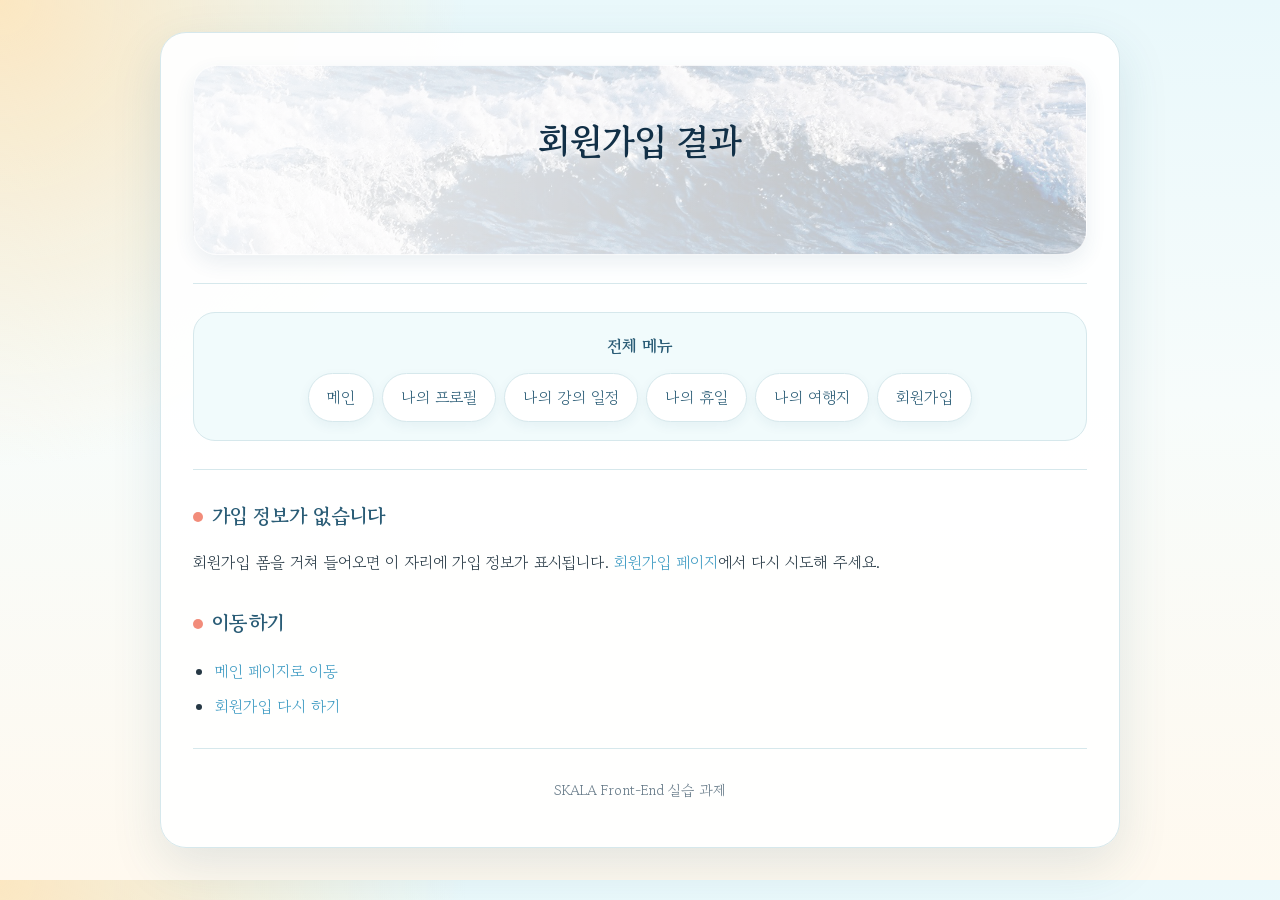
<file: html/signUpResult.html>
<!DOCTYPE html>
<html lang="ko">

<head>
  <meta charset="UTF-8" />
  <meta name="viewport" content="width=device-width, initial-scale=1.0" />
  <title>회원가입 결과</title>

  <link rel="stylesheet" href="../css/style.css" />
</head>

<body>
  <div class="container">

    <header>
      <!-- id로 표시한 곳은 signUpResult.js가 주소창의 값을 읽어 채웁니다. -->
      <!-- 아래 글자는 JavaScript가 실행되기 전 잠깐 보이는 기본값입니다. -->
      <h1 id="welcome-title">환영합니다!</h1>
      <p id="welcome-lead">아래 이메일과 아이디로 가입되셨습니다.</p>
    </header>

    <hr />

    <div id="site-nav"></div>

    <hr />

    <main>

      <section id="signup-info">
        <h2>가입 정보</h2>

        <dl>
          <dt>아이디</dt>
          <dd id="result-id">-</dd>

          <dt>이메일</dt>
          <dd id="result-email">-</dd>
        </dl>
      </section>

      <!-- hidden: 화면에서 숨깁니다. -->
      <!-- 회원가입 폼을 거치지 않고 이 페이지를 바로 열었을 때만 JavaScript가 이 안내를 꺼냅니다. -->
      <section id="direct-notice" hidden>
        <h2>가입 정보가 없습니다</h2>
        <p>
          회원가입 폼을 거쳐 들어오면 이 자리에 가입 정보가 표시됩니다.
          <a href="signUp.html">회원가입 페이지</a>에서 다시 시도해 주세요.
        </p>
      </section>

      <section>
        <h2>이동하기</h2>

        <ul>
          <li><a href="index.html">메인 페이지로 이동</a></li>
          <li><a href="signUp.html">회원가입 다시 하기</a></li>
        </ul>
      </section>

    </main>

    <hr />

    <footer>
      <p>SKALA Front-End 실습 과제</p>
    </footer>

  </div>

  <script src="../script/nav.js"></script>

  <script src="../script/signUpResult.js"></script>

</body>
</html>
</file>
<file: css/style.css>
@import url('https://fonts.googleapis.com/css2?family=Gowun+Batang&family=Noto+Serif+KR:wght@400;700..900&display=swap');

/* ===== Design Tokens ===== */
:root {
  --deep-navy: #123047;
  --navy-blue: #2A5C76;
  --primary-blue: #3E9BC3;
  --light-blue: #DDF3F8;
  --warm: #FFE4B8;
  --coral: #F28C7A;
  --bg: #F7FCFB;
  --white: #FFFFFF;
  --text: #263844;
  --sub-text: #657987;
  --border: #D6E8EC;

  --radius: 16px;
  --radius-lg: 26px;
  --shadow: 0 8px 20px rgba(42, 92, 118, 0.09);
  --shadow-card: 0 18px 50px rgba(42, 92, 118, 0.13);
}

* {
  box-sizing: border-box;
}

/* ===== Base ===== */
body {
  font-family: "Gowun Batang", serif;
  font-size: 16px;
  line-height: 1.8;
  color: var(--text);
  background:
    radial-gradient(circle at top left, rgba(255, 228, 184, 0.85), transparent 30%),
    linear-gradient(180deg, #E9F8FB 0%, var(--bg) 46%, #FFF9EF 100%);
  margin: 0;
  padding: 32px 16px;
}

/* ===== Layout ===== */
.container {
  max-width: 960px;
  margin: 0 auto;
  background-color: rgba(255, 255, 255, 0.94);
  border: 1px solid var(--border);
  border-radius: var(--radius-lg);
  box-shadow: var(--shadow-card);
  padding: 32px;
}

header {
  position: relative;
  min-height: 190px;
  overflow: hidden;
  text-align: center;
  background:
    linear-gradient(90deg, rgba(255, 255, 255, 0.92), rgba(255, 255, 255, 0.7)),
    url("../assets/images/ocean-header.jpg") center 56% / cover;
  border: 1px solid rgba(255, 255, 255, 0.78);
  border-radius: 24px;
  box-shadow: var(--shadow);
  padding: 42px 28px;
}

header p {
  position: relative;
  color: #456574;
  font-size: 1.04rem;
  margin: 0;
}

header h1 {
  animation: fade-in-up 0.7s ease-out both;
}

hr {
  border: none;
  border-top: 1px solid var(--border);
  margin: 28px 0;
}

footer {
  text-align: center;
  color: var(--sub-text);
  font-size: 0.9rem;
}

/* ===== Typography ===== */
h1 {
  font-family: "Gowun Batang", "Noto Serif KR", serif;
  position: relative;
  font-size: 2.25rem;
  font-weight: 700;
  letter-spacing: 0;
  color: var(--deep-navy);
  margin: 0 0 8px;
  text-shadow: 0 2px 12px rgba(255, 255, 255, 0.9);
}

h2 {
  font-size: 1.25rem;
  font-weight: 700;
  color: var(--navy-blue);
  border-left: 0;
  padding: 0;
  margin: 28px 0 14px;
}

h2::before {
  content: "";
  display: inline-block;
  width: 10px;
  height: 10px;
  margin-right: 9px;
  background-color: var(--coral);
  border-radius: 999px;
  vertical-align: 0.08em;
}

h3 {
  font-size: 1.05rem;
  font-weight: 700;
  color: var(--navy-blue);
  margin: 20px 0 10px;
}

p {
  margin: 0 0 12px;
}

strong {
  color: var(--navy-blue);
}

code {
  font-size: 0.9em;
  background-color: var(--light-blue);
  color: var(--navy-blue);
  border-radius: 4px;
  padding: 2px 6px;
}

blockquote {
  margin: 0;
  padding: 12px 16px;
  background-color: #F3FBFC;
  border-left: 4px solid var(--warm);
  border-radius: 0 var(--radius) var(--radius) 0;
  color: var(--sub-text);
}

mark {
  background-color: var(--light-blue);
  color: var(--navy-blue);
  border-radius: 3px;
  padding: 0 4px;
}

small {
  color: var(--sub-text);
}

/* ===== Links ===== */
a {
  color: var(--primary-blue);
  text-decoration: none;
  font-weight: 500;
}

a:hover {
  text-decoration: underline;
}

/* ===== Nav ===== */
nav {
  background-color: #F1FBFC;
  border: 1px solid var(--border);
  border-radius: 22px;
  padding: 18px 20px;
  text-align: center;
}

nav h2 {
  border-left: none;
  padding: 0;
  margin: 0 0 12px;
  font-size: 1.05rem;
}

nav h2::before {
  display: none;
}

nav ul {
  list-style: none;
  margin: 0;
  padding: 0;
  display: flex;
  flex-wrap: wrap;
  justify-content: center;
  gap: 8px;
}

nav a,
nav span[aria-current="page"] {
  display: inline-block;
  padding: 9px 18px;
  background-color: var(--white);
  border: 1px solid var(--border);
  border-radius: 999px;
  color: var(--navy-blue);
  box-shadow: 0 4px 12px rgba(42, 92, 118, 0.06);
  transition: transform 0.15s ease, background-color 0.15s ease, color 0.15s ease;
}

nav span[aria-current="page"] {
  background-color: var(--warm);
  border-color: rgba(242, 140, 122, 0.45);
  color: var(--deep-navy);
  font-weight: 700;
}

nav a:hover {
  background-color: var(--primary-blue);
  border-color: var(--primary-blue);
  color: var(--white);
  text-decoration: none;
  transform: translateY(-2px);
}

/* ===== Lists ===== */
main ul,
main ol,
aside ul {
  padding-left: 22px;
}

main li,
aside li {
  margin-bottom: 6px;
}

dl {
  margin: 0;
}

dt {
  font-weight: 700;
  color: var(--navy-blue);
  margin-top: 12px;
}

dd {
  margin: 0 0 0 16px;
  color: var(--sub-text);
}

/* ===== Tables ===== */
table {
  border-collapse: collapse;
  width: 100%;
  margin: 0 auto 8px;
  font-size: 0.92rem;
}

caption {
  font-weight: 700;
  color: var(--navy-blue);
  padding-bottom: 10px;
}

thead th {
  background-color: var(--navy-blue);
  color: var(--white);
  font-weight: 500;
  padding: 12px 8px;
  border: 1px solid var(--navy-blue);
}

tbody th {
  background-color: var(--light-blue);
  color: var(--navy-blue);
  font-weight: 500;
  white-space: nowrap;
  padding: 10px 8px;
  border: 1px solid var(--border);
}

td {
  text-align: center;
  vertical-align: middle;
  padding: 10px 8px;
  border: 1px solid var(--border);
}

/* ===== Timetable cells ===== */
.subject-math,
.subject-chem,
.subject-eng {
  color: var(--white);
  font-weight: 500;
}

.subject-chapel,
.subject-phys,
.subject-culture {
  color: var(--text);
  font-weight: 500;
}

.subject-math {
  background-color: #2A5C76;
}

.subject-chem {
  background-color: #3E9BC3;
}

.subject-eng {
  background-color: #4F86A1;
}

.subject-chapel {
  background-color: #FFE4B8;
}

.subject-phys {
  background-color: #BDE7EE;
}

.subject-culture {
  background-color: #FFD4C9;
}

.empty {
  background-color: #F1F5F9;
  color: #475569;
}

.lunch {
  background-color: #E2E8F0;
  color: #475569;
  font-weight: 500;
}

.swatch {
  width: 64px;
}

/* ===== Trip cards ===== */
.trip-grid {
  display: grid;
  grid-template-columns: repeat(3, minmax(0, 1fr));
  gap: 18px;
}

.trip-grid > hr {
  display: none;
}

.trip-card {
  background-color: #FFFFFF;
  border: 1px solid var(--border);
  border-left: 0;
  border-radius: 22px;
  box-shadow: var(--shadow);
  padding: 20px 24px;
  margin-bottom: 0;
  transition: transform 0.18s ease, box-shadow 0.18s ease;
}

.trip-card:hover {
  box-shadow: 0 16px 34px rgba(42, 92, 118, 0.16);
  transform: translateY(-5px);
}

.trip-card h2 {
  margin-top: 0;
  border-left: none;
  padding-left: 0;
}

.latest-trip {
  margin-bottom: 28px;
}

.latest-trip-card {
  display: grid;
  grid-template-columns: 160px minmax(0, 1fr);
  gap: 16px;
  align-items: center;
  padding: 14px;
  background-color: #FFFFFF;
  border: 1px solid var(--border);
  border-radius: 22px;
  box-shadow: var(--shadow);
  color: var(--text);
  transition: transform 0.18s ease, box-shadow 0.18s ease;
}

.latest-trip-card:hover {
  box-shadow: 0 16px 34px rgba(42, 92, 118, 0.16);
  text-decoration: none;
  transform: translateY(-4px);
}

.latest-trip-card img {
  width: 100%;
  aspect-ratio: 4 / 3;
  object-fit: cover;
}

.latest-trip-card span {
  display: grid;
  gap: 6px;
}

.latest-trip-card strong {
  color: var(--deep-navy);
  font-size: 1.05rem;
}

.latest-trip-card small {
  line-height: 1.6;
}

figure {
  margin: 0 0 12px;
}

figcaption {
  color: var(--sub-text);
  font-size: 0.9rem;
  margin-top: 8px;
}

img,
video {
  max-width: 100%;
  height: auto;
  border-radius: var(--radius);
  display: block;
}

audio {
  width: 100%;
  margin-top: 8px;
}

/* ===== Forms ===== */
fieldset {
  border: 1px solid var(--border);
  border-radius: var(--radius);
  padding: 20px 24px;
  margin: 0 0 20px;
}

legend {
  font-weight: 700;
  color: var(--navy-blue);
  background-color: var(--light-blue);
  border-radius: 999px;
  padding: 4px 16px;
}

label {
  font-weight: 500;
  color: var(--navy-blue);
}

input[type="text"],
input[type="password"],
input[type="email"],
input[type="date"],
select,
textarea {
  width: 100%;
  max-width: 420px;
  font-family: inherit;
  font-size: 1rem;
  color: var(--text);
  background-color: var(--white);
  border: 1px solid var(--border);
  border-radius: 14px;
  padding: 12px 14px;
  margin-top: 6px;
  transition: border-color 0.15s ease, box-shadow 0.15s ease;
}

textarea {
  resize: vertical;
}

input[type="text"]:focus,
input[type="password"]:focus,
input[type="email"]:focus,
input[type="date"]:focus,
select:focus,
textarea:focus {
  outline: none;
  border-color: var(--primary-blue);
  box-shadow: 0 0 0 3px rgba(62, 155, 195, 0.16);
}

input[type="radio"],
input[type="checkbox"] {
  width: 16px;
  height: 16px;
  accent-color: var(--primary-blue);
  vertical-align: middle;
  margin: 0 4px 0 12px;
}

/* ===== Buttons ===== */
button {
  font-family: inherit;
  font-size: 0.95rem;
  font-weight: 500;
  color: var(--white);
  background-color: var(--primary-blue);
  border: 1px solid var(--primary-blue);
  border-radius: 999px;
  padding: 11px 24px;
  cursor: pointer;
  box-shadow: 0 8px 18px rgba(62, 155, 195, 0.22);
  transition: transform 0.15s ease, background-color 0.15s ease, border-color 0.15s ease;
}

button:hover {
  background-color: var(--navy-blue);
  border-color: var(--navy-blue);
  transform: translateY(-1px);
}

button[type="reset"] {
  color: var(--navy-blue);
  background-color: var(--white);
  border-color: var(--border);
}

button[type="reset"]:hover {
  background-color: var(--bg);
  border-color: var(--navy-blue);
}

/* ===== Aside ===== */
aside section {
  background-color: #F7FCFB;
  border: 1px solid var(--border);
  border-radius: 20px;
  padding: 16px 20px;
  margin-bottom: 16px;
}

.home-header {
  min-height: 230px;
  padding-right: 180px;
}

.header-character {
  position: absolute;
  right: 36px;
  bottom: 18px;
  width: min(150px, 28vw);
  filter: drop-shadow(0 12px 20px rgba(38, 56, 68, 0.18));
}

aside h3 {
  margin-top: 0;
}

aside p {
  color: var(--sub-text);
  font-size: 0.92rem;
}

aside ul {
  margin-bottom: 0;
}

.content-layout {
  display: flex;
  align-items: flex-start;
  gap: 24px;
}

.content-layout main {
  flex: 1 1 0;
  min-width: 0;
}

.content-layout aside {
  flex: 0 0 320px;
}

#weather-box {
  min-height: 72px;
}

.loading-state {
  display: inline-flex;
  align-items: center;
  gap: 10px;
  color: var(--navy-blue);
  font-weight: 700;
}

.spinner {
  width: 22px;
  height: 22px;
  border: 3px solid var(--light-blue);
  border-top-color: var(--coral);
  border-radius: 50%;
  animation: spin 0.8s linear infinite;
}

@keyframes spin {
  to {
    transform: rotate(360deg);
  }
}

@keyframes fade-in-up {
  from {
    opacity: 0;
    transform: translateY(12px);
  }

  to {
    opacity: 1;
    transform: translateY(0);
  }
}

/* ===== Responsive ===== */
@media (max-width: 786px) {
  body {
    padding: 16px 8px;
  }

  .container {
    padding: 20px 16px;
  }

  h1 {
    font-size: 1.6rem;
  }

  nav ul,
  .content-layout {
    flex-direction: column;
  }

  nav li,
  nav a,
  nav span[aria-current="page"],
  .content-layout main,
  .content-layout aside {
    width: 100%;
  }

  .content-layout aside {
    flex-basis: auto;
  }

  .trip-grid {
    grid-template-columns: 1fr;
  }

  .latest-trip-card {
    grid-template-columns: 1fr;
  }

  header,
  .home-header {
    min-height: auto;
    padding: 32px 20px 104px;
  }

  .header-character {
    right: 50%;
    bottom: 16px;
    width: 96px;
    transform: translateX(50%);
  }

  table {
    font-size: 0.8rem;
  }

  thead th,
  tbody th,
  td {
    padding: 8px 4px;
  }
}
</file>
